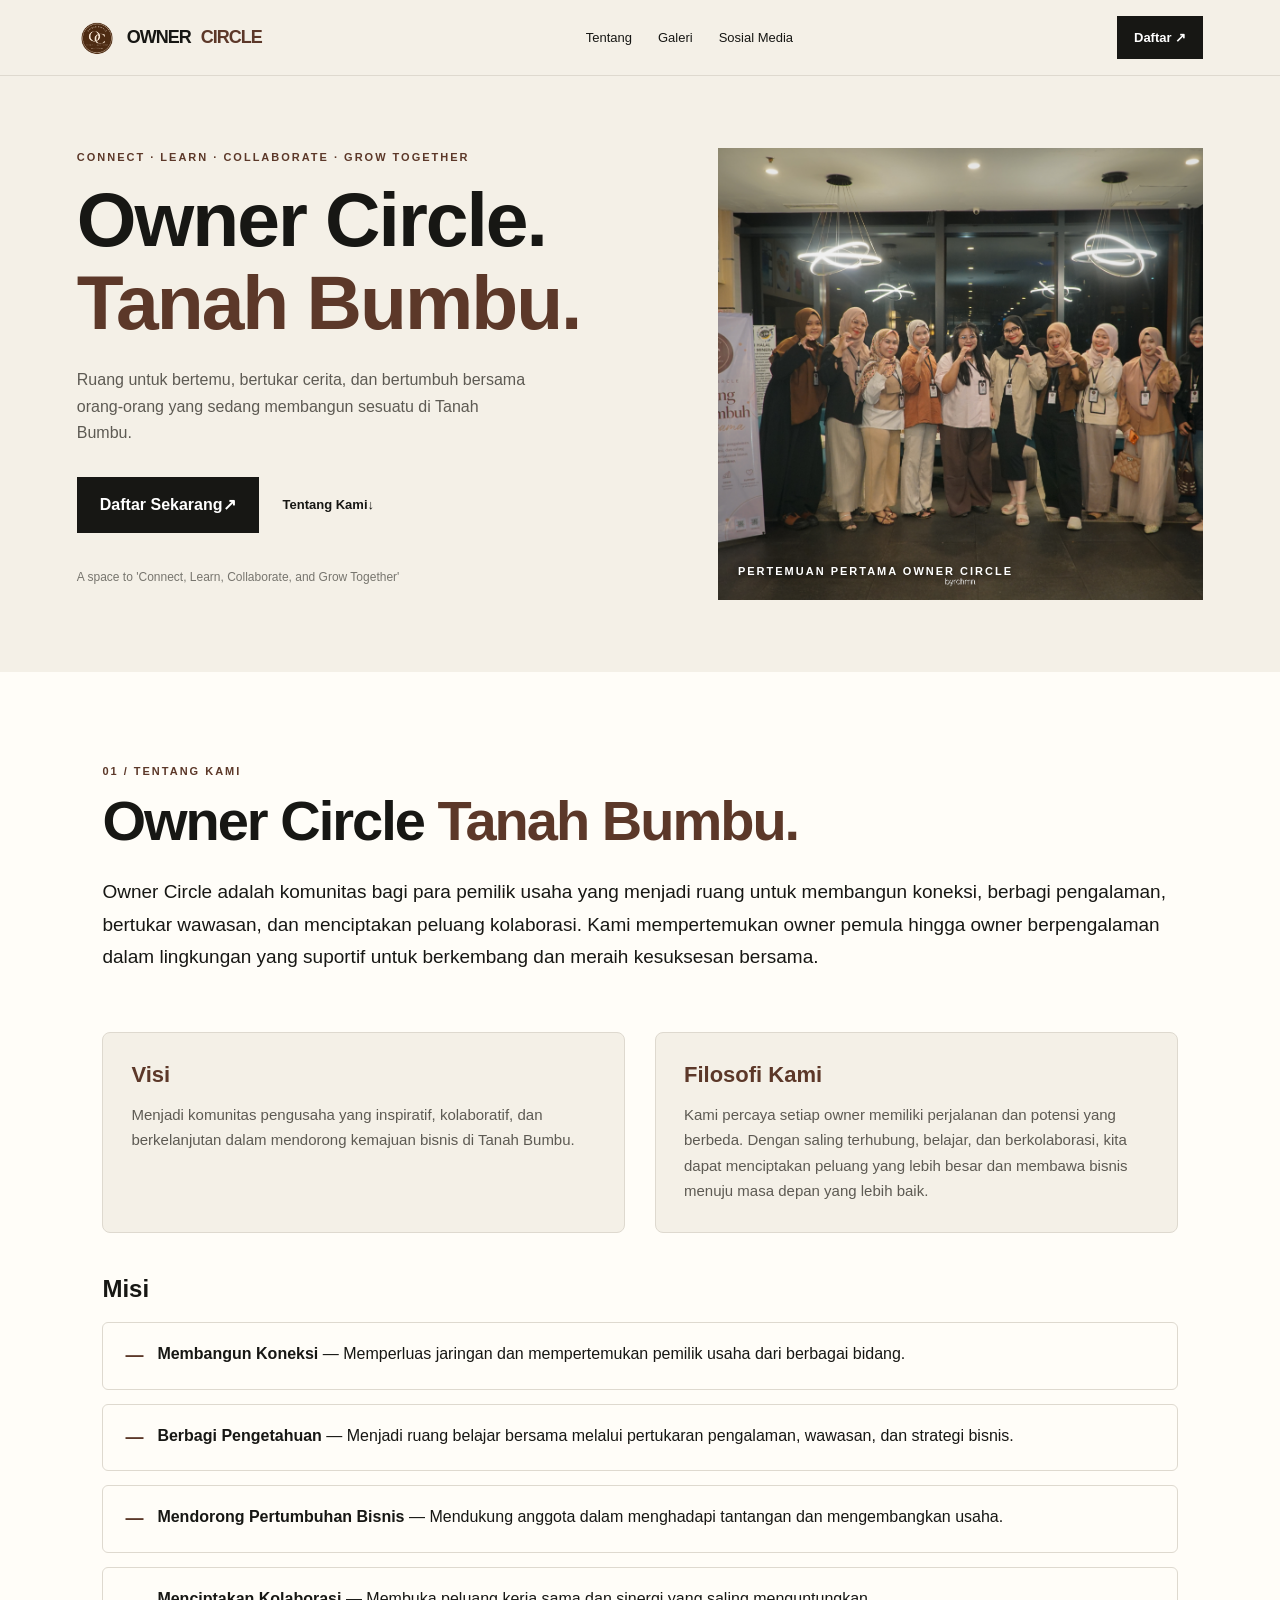
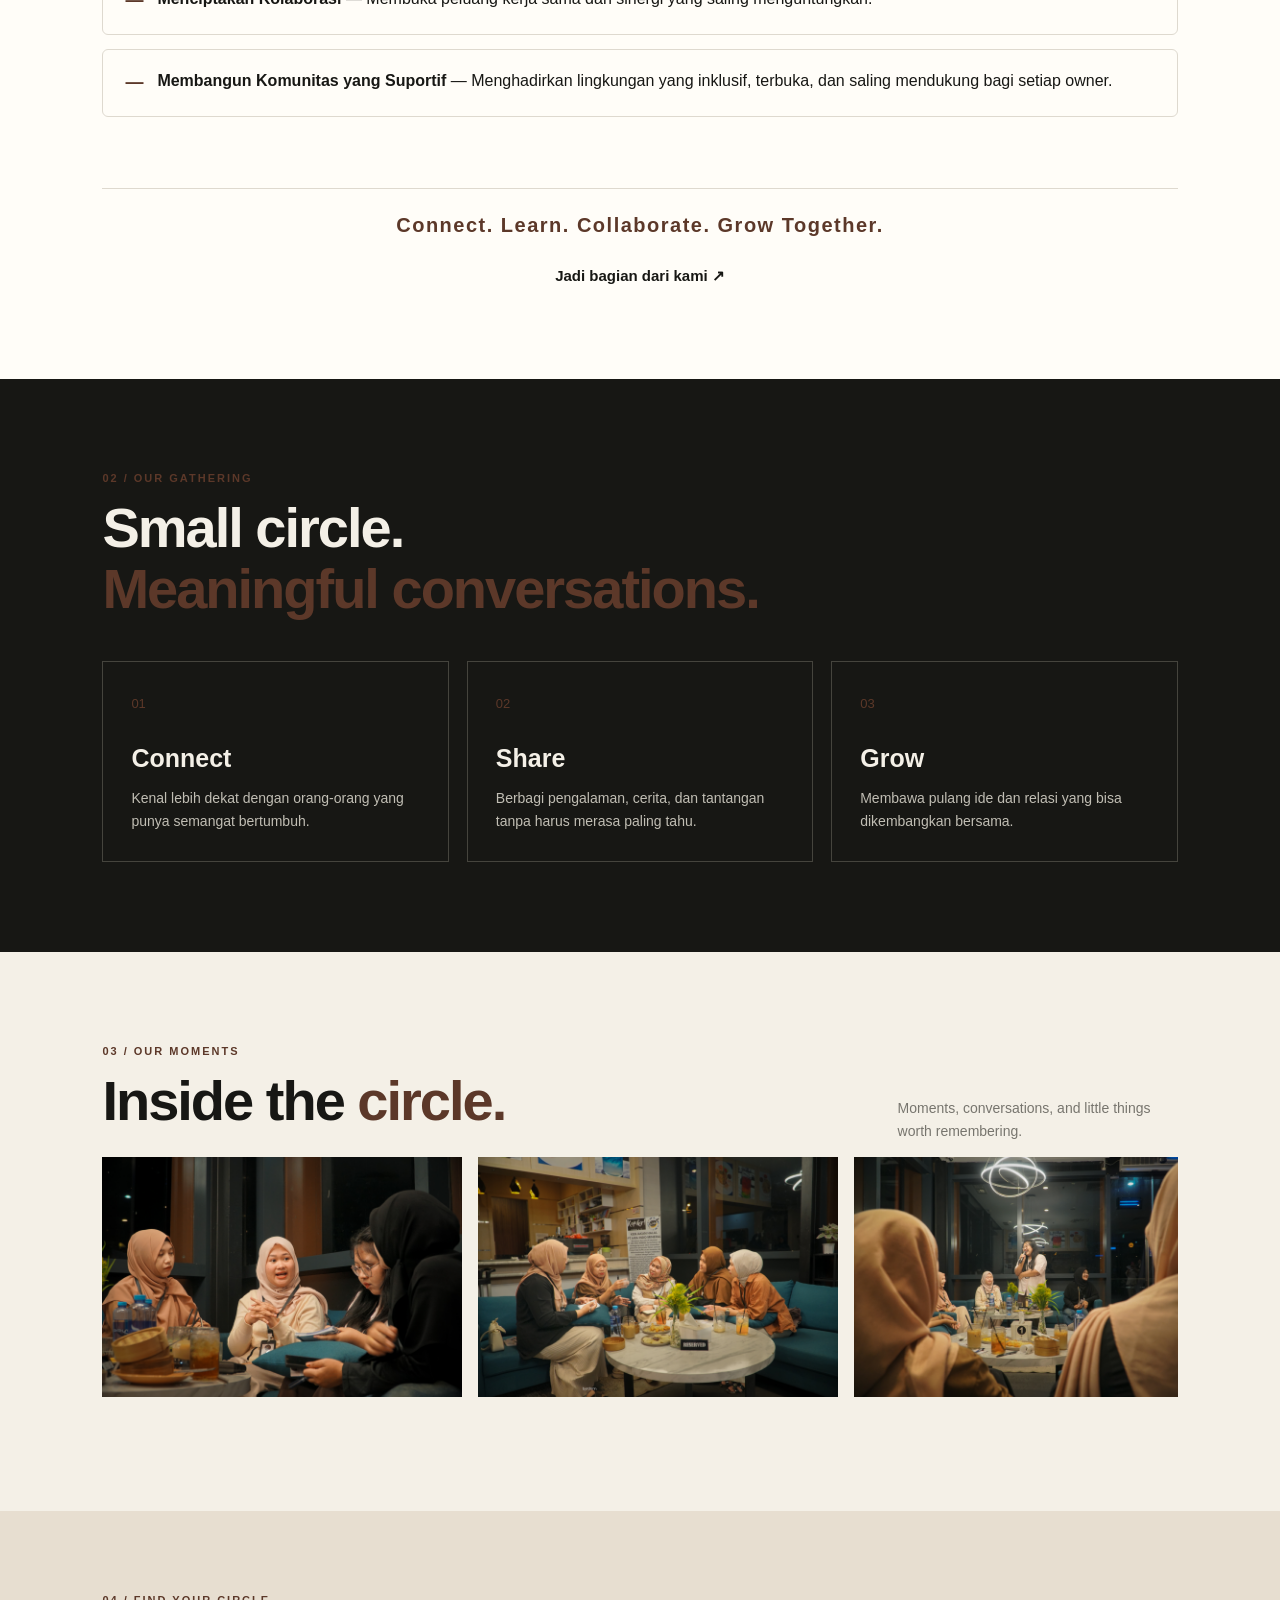
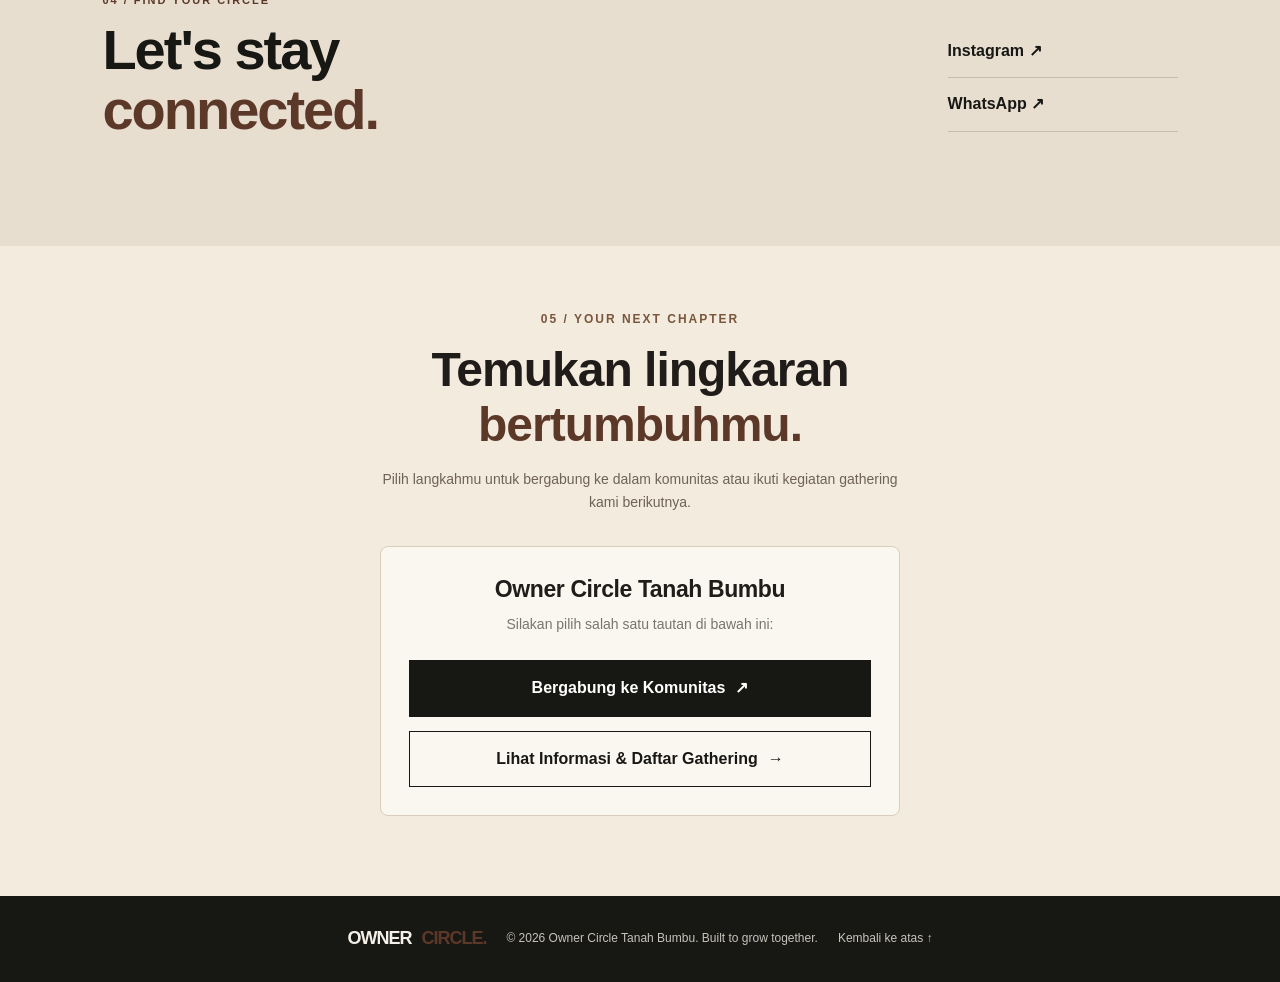
<file: index.html>
<!DOCTYPE html>
<html lang="id">
<head>
  <meta charset="UTF-8">
  <meta name="viewport" content="width=device-width, initial-scale=1.0">
  <meta name="theme-color" content="#171714">
  <title>Owner Circle Tanah Bumbu — Grow Together</title>
  <meta name="description" content="Ruang bertemu, berbagi, dan bertumbuh bersama para pemilik usaha di Tanah Bumbu.">
  <link rel="stylesheet" href="style.css">
</head>
<body>
 <header class="navbar">
    <a class="brand" href="#home">
        <img src="images/LOGO OC.png" alt="Logo Owner Circle" class="brand-logo">
        OWNER<span> CIRCLE</span>
    </a>
    <nav>
      <a href="#about">Tentang</a>
      <a href="#gallery">Galeri</a>
      <a href="#social">Sosial Media</a>
    </nav>
    <button class="button button-small" id="navRegister">Daftar ↗</button>
  </header>

  <main>
    <section class="hero" id="home">
      <div class="hero-content">
        <p class="eyebrow">CONNECT · LEARN · COLLABORATE · GROW TOGETHER</p>
        <h1>Owner Circle.<br><span>Tanah Bumbu.</span></h1>
        <p class="hero-description">
          Ruang untuk bertemu, bertukar cerita, dan bertumbuh
          bersama orang-orang yang sedang membangun sesuatu di Tanah Bumbu.
        </p>
        <div class="hero-actions">
          <button class="button" id="heroRegister">Daftar Sekarang↗</button>
          <a class="text-link" href="#about">Tentang Kami↓</a>
        </div>
        <p class="hero-note">A space to 'Connect, Learn, Collaborate, and Grow Together'</p>
      </div>
      <div class="hero-image">
        <img src="images/DSC09570.jpg" alt="Pertemuan komunitas Owner Circle"
             onerror="this.style.display='none';this.parentElement.classList.add('image-fallback')">
        <span class="image-label">PERTEMUAN PERTAMA OWNER CIRCLE</span>
      </div>
    </section>

    <section class="section about" id="about">
      <p class="eyebrow">01 / TENTANG KAMI</p>
      <h2>Owner Circle <span>Tanah Bumbu.</span></h2>
      <div class="about-grid" style="grid-template-columns: 1fr; gap: 40px;">
        
        <!-- Tentang Kami -->
        <div>
          <p class="large-copy" style="font-size: 19px; line-height: 1.7; color: var(--dark);">
            Owner Circle adalah komunitas bagi para pemilik usaha yang menjadi ruang untuk membangun koneksi, berbagi pengalaman, bertukar wawasan, dan menciptakan peluang kolaborasi. Kami mempertemukan owner pemula hingga owner berpengalaman dalam lingkungan yang suportif untuk berkembang dan meraih kesuksesan bersama.
          </p>
        </div>

        <!-- Visi & Filosofi Grid -->
        <div style="display: grid; grid-template-columns: repeat(auto-fit, minmax(280px, 1fr)); gap: 30px;">
          <div style="background: var(--cream); padding: 28px; border-radius: 8px; border: 1px solid var(--line);">
            <h3 style="color: var(--orange); margin-bottom: 12px; font-size: 22px;">Visi</h3>
            <p style="margin: 0; color: #5d5a53; font-size: 15px; line-height: 1.7;">
              Menjadi komunitas pengusaha yang inspiratif, kolaboratif, dan berkelanjutan dalam mendorong kemajuan bisnis di Tanah Bumbu.
            </p>
          </div>

          <div style="background: var(--cream); padding: 28px; border-radius: 8px; border: 1px solid var(--line);">
            <h3 style="color: var(--orange); margin-bottom: 12px; font-size: 22px;">Filosofi Kami</h3>
            <p style="margin: 0; color: #5d5a53; font-size: 15px; line-height: 1.7;">
              Kami percaya setiap owner memiliki perjalanan dan potensi yang berbeda. Dengan saling terhubung, belajar, dan berkolaborasi, kita dapat menciptakan peluang yang lebih besar dan membawa bisnis menuju masa depan yang lebih baik.
            </p>
          </div>
        </div>

        <!-- Misi -->
        <div>
          <h3 style="color: var(--dark); margin-bottom: 18px; font-size: 24px;">Misi</h3>
          <ul style="list-style: none; padding: 0; display: grid; gap: 14px;">
            <li style="display: flex; gap: 14px; align-items: flex-start; background: #fffdf8; padding: 18px 22px; border-radius: 6px; border: 1px solid var(--line);">
              <span style="color: var(--orange); font-weight: bold; font-size: 18px;">—</span>
              <div><strong>Membangun Koneksi</strong> — Memperluas jaringan dan mempertemukan pemilik usaha dari berbagai bidang.</div>
            </li>
            <li style="display: flex; gap: 14px; align-items: flex-start; background: #fffdf8; padding: 18px 22px; border-radius: 6px; border: 1px solid var(--line);">
              <span style="color: var(--orange); font-weight: bold; font-size: 18px;">—</span>
              <div><strong>Berbagi Pengetahuan</strong> — Menjadi ruang belajar bersama melalui pertukaran pengalaman, wawasan, dan strategi bisnis.</div>
            </li>
            <li style="display: flex; gap: 14px; align-items: flex-start; background: #fffdf8; padding: 18px 22px; border-radius: 6px; border: 1px solid var(--line);">
              <span style="color: var(--orange); font-weight: bold; font-size: 18px;">—</span>
              <div><strong>Mendorong Pertumbuhan Bisnis</strong> — Mendukung anggota dalam menghadapi tantangan dan mengembangkan usaha.</div>
            </li>
            <li style="display: flex; gap: 14px; align-items: flex-start; background: #fffdf8; padding: 18px 22px; border-radius: 6px; border: 1px solid var(--line);">
              <span style="color: var(--orange); font-weight: bold; font-size: 18px;">—</span>
              <div><strong>Menciptakan Kolaborasi</strong> — Membuka peluang kerja sama dan sinergi yang saling menguntungkan.</div>
            </li>
            <li style="display: flex; gap: 14px; align-items: flex-start; background: #fffdf8; padding: 18px 22px; border-radius: 6px; border: 1px solid var(--line);">
              <span style="color: var(--orange); font-weight: bold; font-size: 18px;">—</span>
              <div><strong>Membangun Komunitas yang Suportif</strong> — Menghadirkan lingkungan yang inklusif, terbuka, dan saling mendukung bagi setiap owner.</div>
            </li>
          </ul>
        </div>

        <!-- Closing Tagline -->
        <div style="text-align: center; margin-top: 15px; padding-top: 20px; border-top: 1px solid var(--line);">
          <p style="font-weight: 800; font-size: 20px; letter-spacing: 1.5px; color: var(--orange); margin-bottom: 12px;">
            Connect. Learn. Collaborate. Grow Together.
          </p>
          <a class="text-link" href="#register" style="display: inline-block; font-size: 15px;">Jadi bagian dari kami ↗</a>
        </div>

      </div>
    </section>

    <section class="section event-section">
      <p class="eyebrow">02 / OUR GATHERING</p>
      <h2>Small circle.<br><span>Meaningful conversations.</span></h2>
      <div class="event-grid">
        <article class="event-card">
          <span>01</span><h3>Connect</h3>
          <p>Kenal lebih dekat dengan orang-orang yang punya semangat bertumbuh.</p>
        </article>
        <article class="event-card">
          <span>02</span><h3>Share</h3>
          <p>Berbagi pengalaman, cerita, dan tantangan tanpa harus merasa paling tahu.</p>
        </article>
        <article class="event-card">
          <span>03</span><h3>Grow</h3>
          <p>Membawa pulang ide dan relasi yang bisa dikembangkan bersama.</p>
        </article>
      </div>
    </section>

    <section class="section gallery-section" id="gallery">
      <div class="section-heading">
        <div>
          <p class="eyebrow">03 / OUR MOMENTS</p>
          <h2>Inside the <span>circle.</span></h2>
        </div>
        <p>Moments, conversations, and little things worth remembering.</p>
      </div>
      <div class="gallery-grid">
        <img src="images/DSC09403.jpg" alt="" onerror="this.style.display='none'">
        <img src="images/DSC09396.jpg" alt="" onerror="this.style.display='none'">
        <img src="images/DSC09361.jpg" alt="" onerror="this.style.display='none'">
        <img src="images/DSC09253.jpg" alt="" onerror="this.style.display='none'">     
        <img src="images/DSC09284.jpg" alt="" onerror="this.style.display='none'">   
        <img src="images/DSC09291.jpg" alt="" onerror="this.style.display='none'">   
        <img src="images/DSC09323.jpg" alt="" onerror="this.style.display='none'">   
        <img src="images/DSC09340.jpg" alt="" onerror="this.style.display='none'">    
        <img src="images/DSC09396.jpg" alt="" onerror="this.style.display='none'">   
        <img src="images/DSC09573.jpg" alt="" onerror="this.style.display='none'">   
        <img src="images/DSC09580.jpg" alt="" onerror="this.style.display='none'">   
        <img src="images/DSC09584.jpg" alt="" onerror="this.style.display='none'">   
      </div>
      <p class="hint"></p>
    </section>

    <section class="social-section" id="social">
      <div>
        <p class="eyebrow">04 / FIND YOUR CIRCLE</p>
        <h2>Let's stay<br><span>connected.</span></h2>
      </div>
      <div class="social-links">
        <a href="https://www.instagram.com/ownercircle.tb?utm_source=ig_web_button_share_sheet&psln=ZDNlZDc0MzIxNw==" target="_blank" rel="noopener noreferrer">Instagram ↗</a>
        <a href="https://wa.me/6281219969503" target="_blank" rel="noopener noreferrer">WhatsApp ↗</a>
      </div>
    </section>
  
    <section class="register-section" id="register" style="text-align: center;">
      <p class="eyebrow">05 / YOUR NEXT CHAPTER</p>
      <h2>Temukan lingkaran<br><span>bertumbuhmu.</span></h2>
      <p style="max-width: 520px; margin-left: auto; margin-right: auto; margin-bottom: 32px;">
        Pilih langkahmu untuk bergabung ke dalam komunitas atau ikuti kegiatan gathering kami berikutnya.
      </p>

      <div class="form-card" style="max-width: 520px; margin-left: auto; margin-right: auto; text-align: center;">
        <h3 style="margin-bottom: 8px;">Owner Circle Tanah Bumbu</h3>
        <p style="margin-bottom: 24px; color: #77756e;">Silakan pilih salah satu tautan di bawah ini:</p>

        <div style="display: flex; flex-direction: column; gap: 14px; align-items: center;">
          <a
            class="button"
            href="https://chat.whatsapp.com/DQ5it9zrFn4D2OFHFD7KEG?s=sh&p=i&mlu=4&ilr=4"
            target="_blank"
            rel="noopener noreferrer"
            style="width: 100%; justify-content: center;"
          >
            <span>Bergabung ke Komunitas</span>
            <span aria-hidden="true">↗</span>
          </a>

          <a
            class="button"
            href="gathering.html"
            style="width: 100%; justify-content: center; background: transparent; color: var(--dark); border-color: var(--dark);"
          >
            <span>Lihat Informasi & Daftar Gathering</span>
            <span aria-hidden="true">→</span>
          </a>
        </div>
      </div>
    </section>
  </main>

  <footer>
    <a class="brand" href="#home">OWNER<span>CIRCLE.</span></a>
    <p>© <span id="year"></span> Owner Circle Tanah Bumbu. Built to grow together.</p>
    <a href="#home">Kembali ke atas ↑</a>
  </footer>

<script src="script.js"></script>
</body>
</html>
</file>
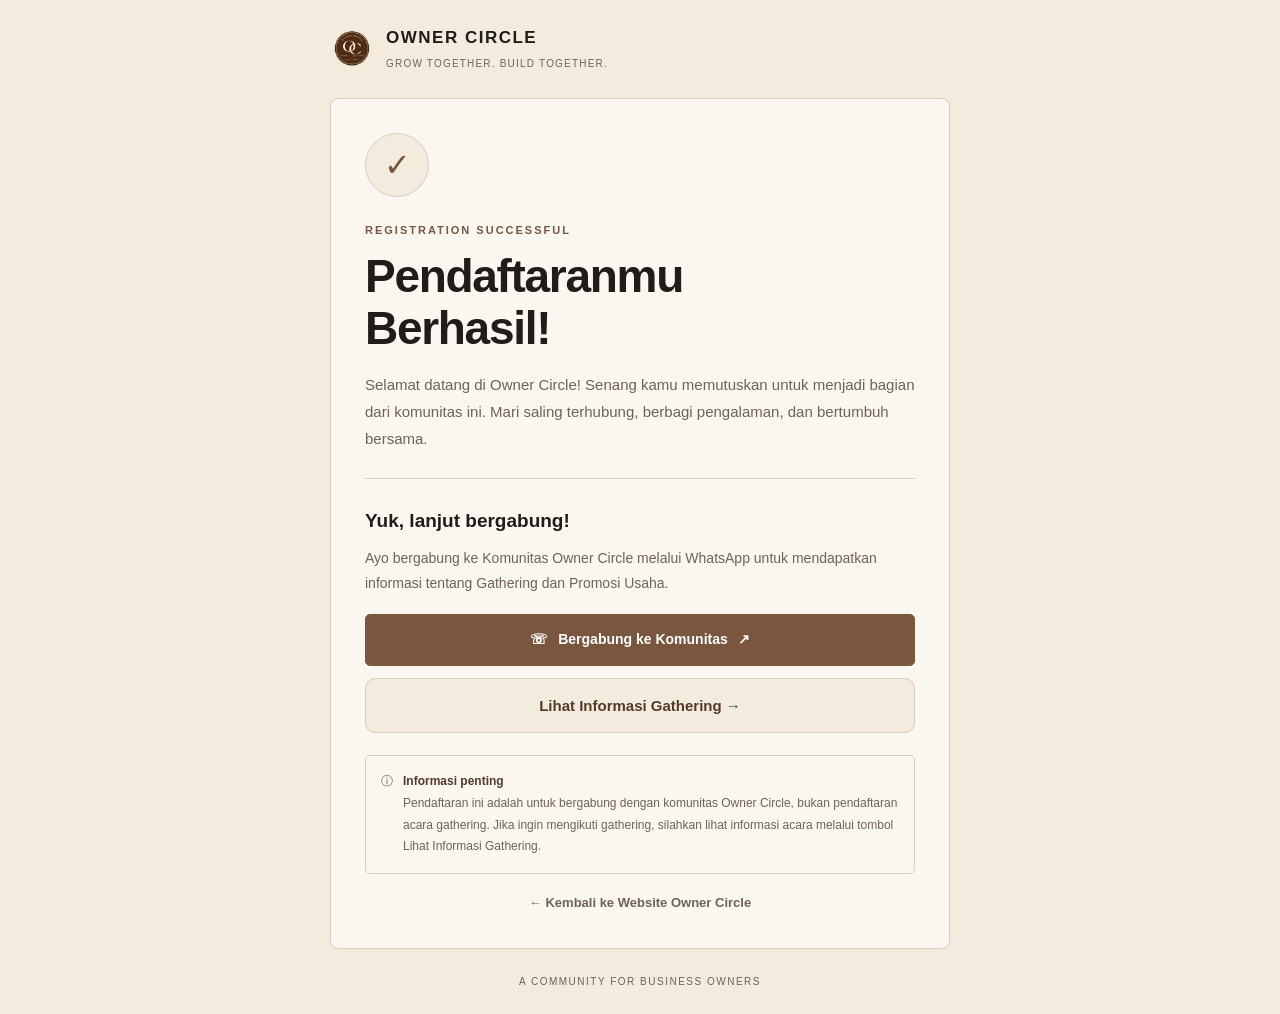
<file: berhasil.html>
<!DOCTYPE html>
<html lang="id">
<head>
  <meta charset="UTF-8">
  <meta name="viewport" content="width=device-width, initial-scale=1.0">
  <meta name="theme-color" content="#F3EBDD">

  <title>Pendaftaran Berhasil — Owner Circle</title>

  <style>
    :root {
      --cream: #F3EBDD;
      --light: #FAF7F0;
      --brown: #79563D;
      --dark-brown: #543A2A;
      --black: #201C19;
      --muted: #6F6256;
      --border: #D9CDBB;
    }

    * {
      box-sizing: border-box;
    }

    body {
      margin: 0;
      min-height: 100vh;
      padding: 24px;
      display: flex;
      align-items: center;
      justify-content: center;
      background: var(--cream);
      color: var(--black);
      font-family: Arial, Helvetica, sans-serif;
      line-height: 1.7;
    }

    .page {
      width: 100%;
      max-width: 620px;
      margin: auto;
    }

    .brand {
      display: flex;
      align-items: center;
      gap: 12px;
      margin-bottom: 26px;
    }

    .brand-logo {
      display: block;
      width: 44px;
      height: 44px;
      min-width: 44px;
      object-fit: contain;
      flex-shrink: 0;
    }

    .brand-name {
      font-size: 17px;
      font-weight: 800;
      letter-spacing: 1.5px;
    }

    .brand-subtitle {
      margin-top: 2px;
      color: var(--muted);
      font-size: 10px;
      letter-spacing: 1.2px;
    }

    .card {
      padding: 34px;
      border: 1px solid var(--border);
      border-radius: 8px;
      background: var(--light);
    }

    .success-icon {
      width: 64px;
      height: 64px;
      display: grid;
      place-items: center;
      margin-bottom: 24px;
      border: 1px solid var(--border);
      border-radius: 50%;
      background: var(--cream);
      color: var(--brown);
      font-size: 32px;
    }

    .eyebrow {
      margin-bottom: 10px;
      color: var(--brown);
      font-size: 11px;
      font-weight: 700;
      letter-spacing: 2px;
      text-transform: uppercase;
    }

    h1 {
      margin: 0 0 16px;
      font-size: clamp(32px, 7vw, 46px);
      line-height: 1.15;
      letter-spacing: -1.3px;
    }

    .intro {
      margin: 0;
      color: var(--muted);
      font-size: 15px;
      line-height: 1.8;
    }

    .divider {
      height: 1px;
      margin: 26px 0;
      background: var(--border);
    }

    .next-title {
      margin: 0 0 8px;
      font-size: 19px;
    }

    .next-desc {
      margin: 0 0 18px;
      color: var(--muted);
      font-size: 14px;
      line-height: 1.8;
    }

    .actions {
      display: flex;
      flex-direction: column;
      gap: 12px;
    }

    .button {
      display: flex;
      align-items: center;
      justify-content: center;
      gap: 10px;
      width: 100%;
      min-height: 50px;
      padding: 13px 18px;
      border: 1px solid var(--brown);
      border-radius: 5px;
      font-size: 14px;
      font-weight: 700;
      text-align: center;
      text-decoration: none;
      transition: background 0.2s, color 0.2s;
    }

    .button-primary {
      background: var(--brown);
      color: #FFFFFF;
    }

    .button-primary:hover {
      background: var(--dark-brown);
    }

  
.button-secondary {
  display: inline-flex;
  align-items: center;
  justify-content: center;
  gap: 8px;
  padding: 14px 24px;
  background-color: #F3EBDD;
  color: #543A2A;
  border: 1px solid #D9CDBB;
  border-radius: 10px;
  font-size: 15px;
  font-weight: 600;
  text-decoration: none;
  transition: background-color 0.2s ease,
              border-color 0.2s ease;
}

.button-secondary:hover {
  background-color: #E8DCC9;
  border-color: #79563D;
}


    .button-secondary:hover {
      background: var(--cream);
    }

    .notice {
      display: flex;
      align-items: flex-start;
      gap: 10px;
      margin-top: 22px;
      padding: 15px;
      border: 1px solid var(--border);
      border-radius: 5px;
      color: var(--muted);
      font-size: 12px;
      line-height: 1.8;
    }

    .notice strong {
      color: var(--dark-brown);
    }

    .home-button {
      display: block;
      margin-top: 18px;
      color: var(--muted);
      font-size: 13px;
      font-weight: 600;
      text-align: center;
      text-decoration: none;
    }

    .home-button:hover {
      color: var(--dark-brown);
    }

    footer {
      margin-top: 24px;
      color: var(--muted);
      font-size: 10px;
      letter-spacing: 1.5px;
      text-align: center;
    }

    @media (max-width: 480px) {
      body {
        padding: 22px 16px;
      }

      .card {
        padding: 25px 21px;
      }

      .brand {
        margin-bottom: 22px;
      }
    }
  </style>
</head>

<body>
  <main class="page">

    <header class="brand">
      <img
        src="images/LOGO OC.png"
        alt="Logo Owner Circle"
        class="brand-logo"
      >

      <div>
        <div class="brand-name">OWNER CIRCLE</div>
        <div class="brand-subtitle">
          GROW TOGETHER. BUILD TOGETHER.
        </div>
      </div>
    </header>

    <section class="card">
      <div class="success-icon" aria-hidden="true">✓</div>

      <div class="eyebrow">Registration Successful</div>

      <h1>Pendaftaranmu<br>Berhasil!</h1>

      <p class="intro">
        Selamat datang di Owner Circle!
        Senang kamu memutuskan untuk menjadi bagian dari komunitas ini.
        Mari saling terhubung, berbagi pengalaman, dan bertumbuh bersama.
      </p>

      <div class="divider"></div>

      <h2 class="next-title">Yuk, lanjut bergabung!</h2>

      <p class="next-desc">
        Ayo bergabung ke Komunitas Owner Circle melalui WhatsApp untuk mendapatkan informasi
        tentang Gathering dan Promosi Usaha.
      </p>

      <div class="actions">
        <a
          class="button button-primary"
          href="https://chat.whatsapp.com/DQ5it9zrFn4D2OFHFD7KEG?s=sh&p=i&mlu=4&ilr=4"
          target="_blank"
          rel="noopener noreferrer"
        >
          <span aria-hidden="true">☏</span>
          Bergabung ke Komunitas
          <span aria-hidden="true">↗</span>
        </a>

   
<a href="gathering.html" class="button button-secondary">
  Lihat Informasi Gathering →
</a>
</div>


      <div class="notice">
        <span aria-hidden="true">ⓘ</span>
        <span>
          <strong>Informasi penting</strong><br>
          Pendaftaran ini adalah untuk bergabung dengan komunitas
          Owner Circle, bukan pendaftaran acara gathering.
          Jika ingin mengikuti gathering, silahkan lihat informasi acara
          melalui tombol Lihat Informasi Gathering.
        </span>
      </div>

      <a class="home-button" href="index.html">
        ← Kembali ke Website Owner Circle
      </a>
    </section>

    <footer>
      A COMMUNITY FOR BUSINESS OWNERS
    </footer>

  </main>
</body>
</html>
</file>
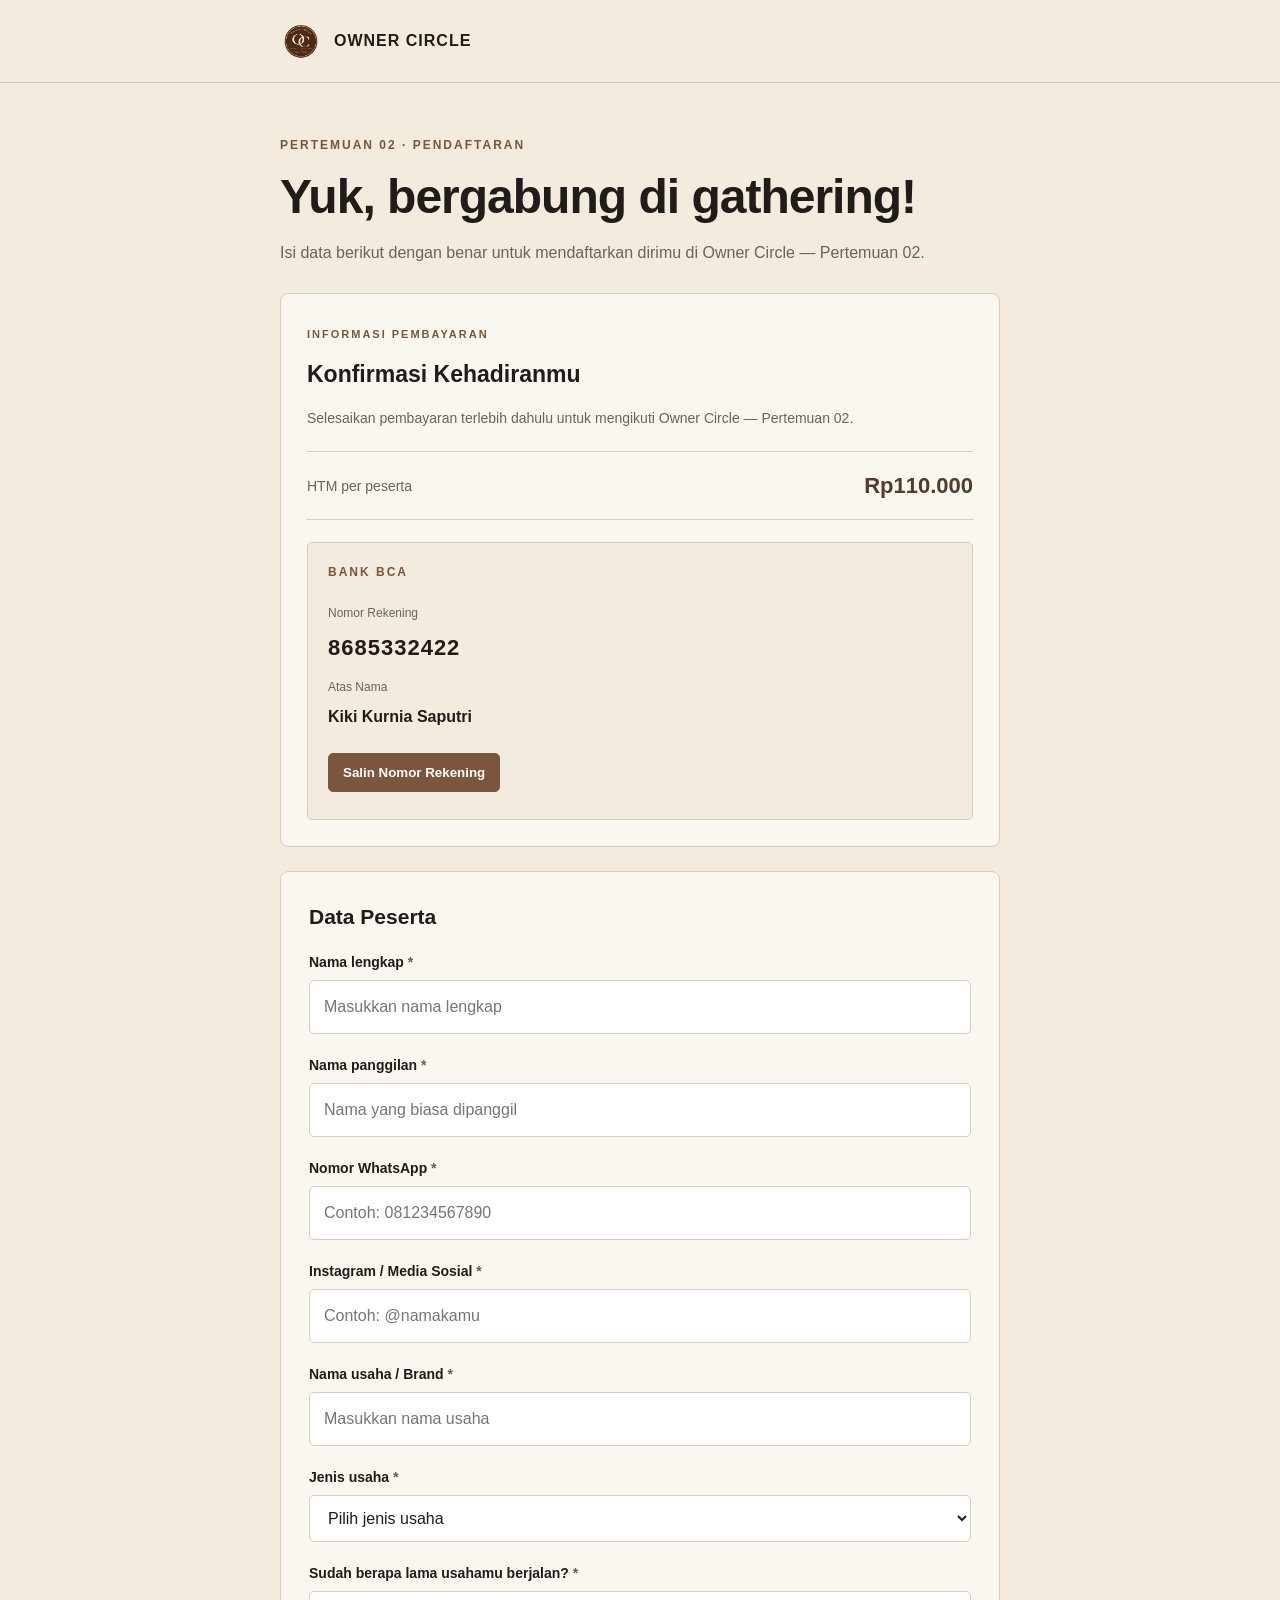
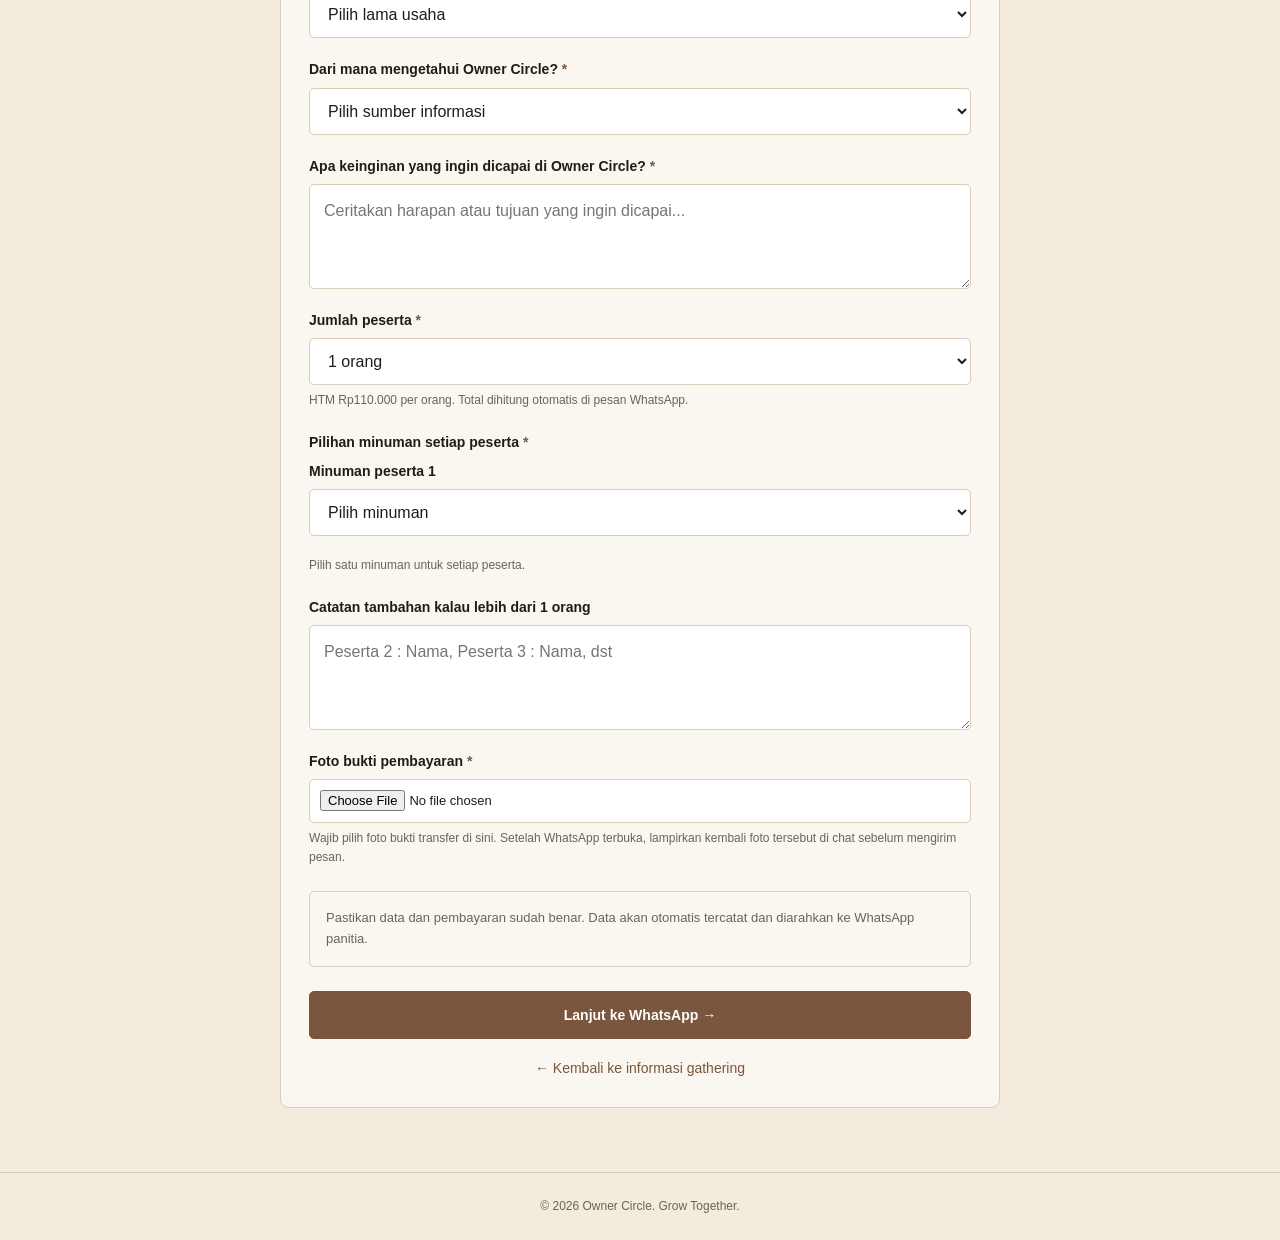
<file: daftar-gathering.html>
<!DOCTYPE html>
<html lang="id">
<head>
  <meta charset="UTF-8">
  <meta name="viewport" content="width=device-width, initial-scale=1.0">
  <title>Daftar Gathering — Owner Circle</title>
  
  <style>
    :root {
      --cream: #F3EBDD;
      --light: #FAF7F0;
      --brown: #79563D;
      --dark-brown: #543A2A;
      --black: #201C19;
      --muted: #6F6256;
      --border: #D9CDBB;
    }

    * {
      box-sizing: border-box;
    }

    body {
      margin: 0;
      background: var(--cream);
      color: var(--black);
      font-family: Arial, Helvetica, sans-serif;
      line-height: 1.6;
    }

    .container {
      width: min(100% - 36px, 720px);
      margin: 0 auto;
    }

    header {
      padding: 20px 0;
      border-bottom: 1px solid var(--border);
    }

    .brand {
      display: flex;
      align-items: center;
      gap: 12px;
      color: var(--black);
      text-decoration: none;
      font-weight: 700;
      letter-spacing: 1px;
    }

    .brand img {
      width: 42px;
      height: 42px;
      object-fit: contain;
    }

    main {
      padding: 48px 0 64px;
    }

    .eyebrow {
      color: var(--brown);
      font-size: 12px;
      font-weight: 700;
      letter-spacing: 2px;
      text-transform: uppercase;
    }

    h1 {
      margin: 12px 0;
      font-size: clamp(32px, 6vw, 48px);
      line-height: 1.15;
      letter-spacing: -1px;
    }

    .intro {
      margin-bottom: 28px;
      color: var(--muted);
    }

    .form-card {
      padding: 28px;
      background: var(--light);
      border: 1px solid var(--border);
      border-radius: 8px;
    }

    .form-card h2 {
      margin-top: 0;
      font-size: 21px;
    }

    .field {
      margin-bottom: 20px;
    }

    label {
      display: block;
      margin-bottom: 7px;
      font-size: 14px;
      font-weight: 700;
    }

    input,
    select,
    textarea {
      display: block;
      width: 100%;
      padding: 13px 14px;
      border: 1px solid var(--border);
      border-radius: 5px;
      background: #FFFFFF;
      color: var(--black);
      font: inherit;
    }

    input:focus,
    select:focus,
    textarea:focus {
      outline: 2px solid var(--brown);
      outline-offset: 2px;
    }

    input[type="file"] {
      padding: 10px;
      font-size: 13px;
    }

    textarea {
      min-height: 100px;
      resize: vertical;
    }

    .hint {
      margin: 6px 0 0;
      color: var(--muted);
      font-size: 12px;
    }

    .required {
      color: var(--brown);
    }

    .notice {
      margin: 24px 0;
      padding: 16px;
      border: 1px solid var(--border);
      border-radius: 5px;
      color: var(--muted);
      font-size: 13px;
    }

    .button {
      display: inline-block;
      width: 100%;
      padding: 15px 20px;
      border: 1px solid var(--brown);
      border-radius: 5px;
      background: var(--brown);
      color: #FFFFFF;
      font-size: 14px;
      font-weight: 700;
      text-align: center;
      cursor: pointer;
    }

    .button:hover {
      background: var(--dark-brown);
    }

    .status {
      margin: 12px 0;
      color: var(--dark-brown);
      font-size: 13px;
      font-weight: bold;
    }

    .back-link {
      display: block;
      margin-top: 18px;
      color: var(--brown);
      font-size: 14px;
      text-align: center;
      text-decoration: none;
    }

    footer {
      padding: 24px 18px;
      border-top: 1px solid var(--border);
      color: var(--muted);
      font-size: 12px;
      text-align: center;
    }

    @media (max-width: 480px) {
      .form-card {
        padding: 20px;
      }
    }

    .payment-card {
      margin-bottom: 24px;
      padding: 26px;
      background: #FAF7F0;
      border: 1px solid #D9CDBB;
      border-radius: 8px;
    }

    .payment-label {
      color: #79563D;
      font-size: 11px;
      font-weight: 700;
      letter-spacing: 2px;
    }

    .payment-card h2 {
      margin: 10px 0;
      font-size: 23px;
    }

    .payment-description {
      color: #6F6256;
      font-size: 14px;
    }

    .payment-amount {
      display: flex;
      align-items: center;
      justify-content: space-between;
      gap: 12px;
      margin: 22px 0;
      padding: 16px 0;
      border-top: 1px solid #D9CDBB;
      border-bottom: 1px solid #D9CDBB;
    }

    .payment-amount span {
      color: #6F6256;
      font-size: 14px;
    }

    .payment-amount strong {
      color: #543A2A;
      font-size: 22px;
    }

    .bank-box {
      display: flex;
      flex-direction: column;
      align-items: flex-start;
      gap: 7px;
      padding: 20px;
      background: #F3EBDD;
      border: 1px solid #D9CDBB;
      border-radius: 5px;
    }

    .bank-name {
      margin-bottom: 8px;
      color: #79563D;
      font-size: 12px;
      font-weight: 700;
      letter-spacing: 2px;
    }

    .account-label {
      margin-top: 6px;
      color: #6F6256;
      font-size: 12px;
    }

    #accountNumber {
      font-size: 22px;
      letter-spacing: 1px;
    }

    .copy-button {
      margin-top: 16px;
      padding: 11px 14px;
      border: 1px solid #79563D;
      border-radius: 5px;
      background: #79563D;
      color: #FFFFFF;
      font-weight: 700;
      cursor: pointer;
    }

    .copy-button:hover {
      background: #543A2A;
    }

    .copy-message {
      margin: 0;
      color: #543A2A;
      font-size: 12px;
    }

    .payment-note {
      margin-bottom: 0;
      color: #6F6256;
      font-size: 12px;
    }
  </style>
</head>

<body>
  <header>
    <div class="container">
      <a href="index.html" class="brand">
        <img src="images/LOGO OC.png" alt="Logo Owner Circle">
        <span>OWNER CIRCLE</span>
      </a>
    </div>
  </header>

  <main class="container">
    <span class="eyebrow">Pertemuan 02 · Pendaftaran</span>

    <h1>Yuk, bergabung di gathering!</h1>

    <p class="intro">
      Isi data berikut dengan benar untuk mendaftarkan dirimu di
      Owner Circle — Pertemuan 02.
    </p>
    
    <section class="payment-card">
      <span class="payment-label">INFORMASI PEMBAYARAN</span>
      <h2>Konfirmasi Kehadiranmu</h2>
      <p class="payment-description">
        Selesaikan pembayaran terlebih dahulu untuk mengikuti
        Owner Circle — Pertemuan 02.
      </p>

      <div class="payment-amount">
        <span>HTM per peserta</span>
        <strong>Rp110.000</strong>
      </div>

      <div class="bank-box">
        <span class="bank-name">BANK BCA</span>
        <span class="account-label">Nomor Rekening</span>
        <strong id="accountNumber">8685332422</strong>

        <span class="account-label">Atas Nama</span>
        <strong>Kiki Kurnia Saputri</strong>

        <button
          type="button"
          class="copy-button"
          onclick="salinRekening()"
        >
          Salin Nomor Rekening
        </button>
        <p id="copyMessage" class="copy-message" aria-live="polite"></p>
      </div>
    </section>

    <section class="form-card">
      <h2>Data Peserta</h2>

      <form id="gatheringForm" onsubmit="kirimPendaftaran(event)">

        <div class="field">
          <label for="nama">Nama lengkap <span class="required">*</span></label>
          <input type="text" id="nama" name="nama"
            placeholder="Masukkan nama lengkap" autocomplete="name" required>
        </div>

        <div class="field">
          <label for="nickname">Nama panggilan <span class="required">*</span></label>
          <input type="text" id="nickname" name="nickname"
            placeholder="Nama yang biasa dipanggil" required>
        </div>

        <div class="field">
          <label for="whatsapp">Nomor WhatsApp <span class="required">*</span></label>
          <input type="tel" id="whatsapp" name="whatsapp"
            placeholder="Contoh: 081234567890" autocomplete="tel" required>
        </div>

        <div class="field">
          <label for="socialMedia">Instagram / Media Sosial <span class="required">*</span></label>
          <input type="text" id="socialMedia" name="socialMedia"
            placeholder="Contoh: @namakamu" required>
        </div>

        <div class="field">
          <label for="usaha">Nama usaha / Brand <span class="required">*</span></label>
          <input type="text" id="usaha" name="usaha"
            placeholder="Masukkan nama usaha" required>
        </div>

        <div class="field">
          <label for="jenis">Jenis usaha <span class="required">*</span></label>
          <select id="jenis" name="jenis" required>
            <option value="">Pilih jenis usaha</option>
            <option value="Kuliner/F&B">Kuliner / F&amp;B</option>
            <option value="Fashion/Pakaian">Fashion / Pakaian</option>
            <option value="Kecantikan/Skincare">Kecantikan / Skincare</option>
            <option value="Jasa/Kreatif">Jasa / Kreatif</option>
            <option value="Retail/Perdagangan">Retail / Perdagangan</option>
            <option value="Digital/Teknologi">Digital / Teknologi</option>
            <option value="Lainnya">Lainnya</option>
          </select>
        </div>

        <div class="field">
          <label for="businessDuration">Sudah berapa lama usahamu berjalan? <span class="required">*</span></label>
          <select id="businessDuration" name="businessDuration" required>
            <option value="" disabled selected>Pilih lama usaha</option>
            <option value="6 bulan - 1 tahun">6 bulan – 1 tahun</option>
            <option value="1 - 3 tahun">1 – 3 tahun</option>
            <option value="3 - 5 tahun">3 – 5 tahun</option>
            <option value="Lebih dari 5 tahun">Lebih dari 5 tahun</option>
          </select>
        </div>

        <div class="field">
          <label for="discoverySource">Dari mana mengetahui Owner Circle? <span class="required">*</span></label>
          <select id="discoverySource" name="discoverySource" required>
            <option value="" disabled selected>Pilih sumber informasi</option>
            <option value="Instagram">Instagram</option>
            <option value="WhatsApp">WhatsApp</option>
            <option value="Teman / Kenalan">Teman / Kenalan</option>
            <option value="Lainnya">Lainnya</option>
          </select>
        </div>

        <div class="field" id="otherSourceGroup" hidden>
          <label for="otherSource">Sebutkan sumber informasi lainnya <span class="required">*</span></label>
          <input type="text" id="otherSource" name="otherSource" placeholder="Tuliskan dari mana kamu mengetahui Owner Circle" disabled>
        </div>

        <div class="field">
          <label for="reason">Apa keinginan yang ingin dicapai di Owner Circle? <span class="required">*</span></label>
          <textarea id="reason" name="reason" rows="3"
            placeholder="Ceritakan harapan atau tujuan yang ingin dicapai..." required></textarea>
        </div>

        <div class="field">
          <label for="jumlah">Jumlah peserta <span class="required">*</span></label>
          <select id="jumlah" name="jumlah" required>
            <option value="1">1 orang</option>
            <option value="2">2 orang</option>
            <option value="3">3 orang</option>
            <option value="4">4 orang</option>
            <option value="5">5 orang</option>
          </select>
          <p class="hint">HTM Rp110.000 per orang. Total dihitung otomatis di pesan WhatsApp.</p>
        </div>

        <div class="field">
          <label>Pilihan minuman setiap peserta <span class="required">*</span></label>
          <div id="drinkChoices"></div>
          <p class="hint">Pilih satu minuman untuk setiap peserta.</p>
        </div>

        <div class="field">
          <label for="catatan">Catatan tambahan kalau lebih dari 1 orang</label>
          <textarea id="catatan" name="catatan" rows="3"
            placeholder="Peserta 2 : Nama, Peserta 3 : Nama, dst"></textarea>
        </div>

        <div class="field">
          <label for="bukti">Foto bukti pembayaran <span class="required">*</span></label>
          <input type="file" id="bukti" name="bukti"
            accept="image/*" required>
          <p class="hint">
            Wajib pilih foto bukti transfer di sini. Setelah WhatsApp terbuka,
            lampirkan kembali foto tersebut di chat sebelum mengirim pesan.
          </p>
        </div>

        <div class="notice">
          Pastikan data dan pembayaran sudah benar. Data akan otomatis tercatat dan diarahkan ke WhatsApp panitia.
        </div>

        <div id="formStatus" class="status" aria-live="polite"></div>

        <button type="submit" id="submitBtn" class="button">
          Lanjut ke WhatsApp →
        </button>
      </form>

      <a href="gathering.html" class="back-link">
        ← Kembali ke informasi gathering
      </a>
    </section>
  </main>

  <footer>
    © 2026 Owner Circle. Grow Together.
  </footer>

<script>
  const SUBMISSION_ENDPOINT = "https://script.google.com/macros/s/AKfycbz8XIUekABxlRtjvS2QgHqHhor9sNvFjDgICsn8X3fOkI8sJB3XRUqY1Reof_jRjz89MA/exec";

  async function salinRekening() {
    const nomor = document.getElementById("accountNumber").textContent.trim();
    const pesan = document.getElementById("copyMessage");

    try {
      await navigator.clipboard.writeText(nomor);
      pesan.textContent = "Nomor rekening berhasil disalin!";
    } catch (error) {
      pesan.textContent = "Silakan salin nomor rekening secara manual: " + nomor;
    }
  }

  const sourceSelect = document.getElementById("discoverySource");
  const otherSourceGroup = document.getElementById("otherSourceGroup");
  const otherSourceInput = document.getElementById("otherSource");

  function toggleOtherSource() {
    const showOther = sourceSelect?.value === "Lainnya";
    if (otherSourceGroup) {
      otherSourceGroup.hidden = !showOther;
    }
    if (otherSourceInput) {
      otherSourceInput.disabled = !showOther;
      otherSourceInput.required = showOther;
      if (!showOther) {
        otherSourceInput.value = "";
      }
    }
  }
  sourceSelect?.addEventListener("change", toggleOtherSource);
  toggleOtherSource();

  const daftarMinuman = [
    "Jus alpukat",
    "Matcha coklat",
    "Lychee tea",
    "Lemon tea",
    "Ice mocha",
    "Kopi susu gula aren",
    "Ice cream latte",
    "Ice matcha coffee latte",
    "Ice latte"
  ];

  const jumlahSelect = document.getElementById("jumlah");
  const drinkChoices = document.getElementById("drinkChoices");

  function buatPilihanMinuman() {
    const jumlah = Number(jumlahSelect.value);
    drinkChoices.innerHTML = "";

    for (let i = 1; i <= jumlah; i++) {
      const field = document.createElement("div");
      field.className = "field";

      const label = document.createElement("label");
      label.textContent = "Minuman peserta " + i;
      label.htmlFor = "minuman" + i;

      const select = document.createElement("select");
      select.id = "minuman" + i;
      select.name = "minuman" + i;
      select.required = true;

      const awal = document.createElement("option");
      awal.value = "";
      awal.textContent = "Pilih minuman";
      select.appendChild(awal);

      daftarMinuman.forEach(function(minuman) {
        const option = document.createElement("option");
        option.value = minuman;
        option.textContent = minuman;
        select.appendChild(option);
      });

      field.appendChild(label);
      field.appendChild(select);
      drinkChoices.appendChild(field);
    }
  }

  jumlahSelect.addEventListener("change", buatPilihanMinuman);
  buatPilihanMinuman();

  async function kirimPendaftaran(event) {
    event.preventDefault();

    const nama = document.getElementById("nama").value.trim();
    const nickname = document.getElementById("nickname").value.trim();
    const whatsapp = document.getElementById("whatsapp").value.trim();
    const socialMedia = document.getElementById("socialMedia").value.trim();
    const usaha = document.getElementById("usaha").value.trim();
    const jenis = document.getElementById("jenis").value;
    const businessDuration = document.getElementById("businessDuration").value;
    
    const discoverySource = document.getElementById("discoverySource").value;
    const otherSource = document.getElementById("otherSource").value.trim();
    const sourceFinal = discoverySource === "Lainnya" && otherSource ? "Lainnya: " + otherSource : discoverySource;

    const reason = document.getElementById("reason").value.trim();
    const jumlah = Number(document.getElementById("jumlah").value);
    const buktiInput = document.getElementById("bukti");
    const catatan = document.getElementById("catatan").value.trim();

    const pilihanMinumanArray = [];
    for (let i = 1; i <= jumlah; i++) {
      const pilihan = document.getElementById("minuman" + i).value;
      if (!pilihan) {
        alert("Silakan pilih minuman untuk peserta " + i + ".");
        return;
      }
      pilihanMinumanArray.push("Peserta " + i + ": " + pilihan);
    }

    let catatanFinal = catatan || "-";

    if (!nama || !nickname || !whatsapp || !socialMedia || !usaha || !jenis || !businessDuration || !discoverySource || !reason || !jumlah || !buktiInput.files.length) {
      alert("Mohon lengkapi semua data dan pilih foto bukti pembayaran.");
      return;
    }

    const bukti = buktiInput.files[0];
    const total = jumlah * 110000;

    const submitBtn = document.getElementById("submitBtn");
    const statusDiv = document.getElementById("formStatus");

    submitBtn.disabled = true;
    submitBtn.textContent = "Menyimpan data...";
    statusDiv.textContent = "Sedang mengirim data ke spreadsheet...";

    const fields = {
      nama_lengkap: nama,
      nama_panggilan: nickname,
      whatsapp: whatsapp,
      sosial_media: socialMedia,
      nama_usaha: usaha,
      jenis_usaha: jenis,
      lama_usaha: businessDuration,
      sumber_informasi: sourceFinal,
      keinginan_dicapai: reason,
      jumlah_peserta: jumlah + " orang (Total: Rp" + total.toLocaleString("id-ID") + ")",
      pilihan_minuman: pilihanMinumanArray.join(", "),
      catatan: catatanFinal,
      nama_file_bukti: bukti.name
    };

    try {
      const response = await fetch(SUBMISSION_ENDPOINT, {
        method: "POST",
        headers: {
          "Content-Type": "text/plain;charset=utf-8"
        },
        body: JSON.stringify({ fields: fields })
      });

      const result = await response.json().catch(() => null);

      if (!response.ok || result?.success === false) {
        throw new Error(result?.error || "Gagal menyimpan ke spreadsheet.");
      }

      statusDiv.textContent = "Data berhasil disimpan! Membuka WhatsApp...";

    } catch (error) {
      console.error("Error:", error);
      statusDiv.textContent = "Melanjutkan ke WhatsApp...";
    }

    const teksMinuman = pilihanMinumanArray.join("\n");
    const pesan = 
      "PENDAFTARAN GATHERING OWNER CIRCLE\n" +
      "Pertemuan ke 02\n\n" +
      "Nama lengkap: " + nama + "\n" +
      "Nama panggilan: " + nickname + "\n" +
      "Nomor WhatsApp: " + whatsapp + "\n" +
      "Instagram / Medsos: " + socialMedia + "\n" +
      "Nama usaha: " + usaha + "\n" +
      "Jenis usaha: " + jenis + "\n" +
      "Lama usaha berjalan: " + businessDuration + "\n" +
      "Sumber informasi: " + sourceFinal + "\n" +
      "Keinginan dicapai: " + reason + "\n" +
      "Jumlah peserta: " + jumlah + " orang\n\n" +
      "PILIHAN MINUMAN:\n" +
      teksMinuman + "\n\n" +
      "Total pembayaran: Rp" + total.toLocaleString("id-ID") + "\n" +
      "Nama file bukti transfer: " + bukti.name + "\n\n" +
      "Catatan tambahan: " + catatanFinal + "\n\n" +
      "Saya akan melampirkan foto bukti transfer di chat ini. Mohon konfirmasi pendaftaran saya. Terima kasih!";

    const url = "https://wa.me/6281219969503?text=" + encodeURIComponent(pesan);

    setTimeout(() => {
      window.open(url, "_blank");
      window.location.href = "konfirmasi-gathering.html";
    }, 1000);
  }
</script>

</body>
</html>
</file>
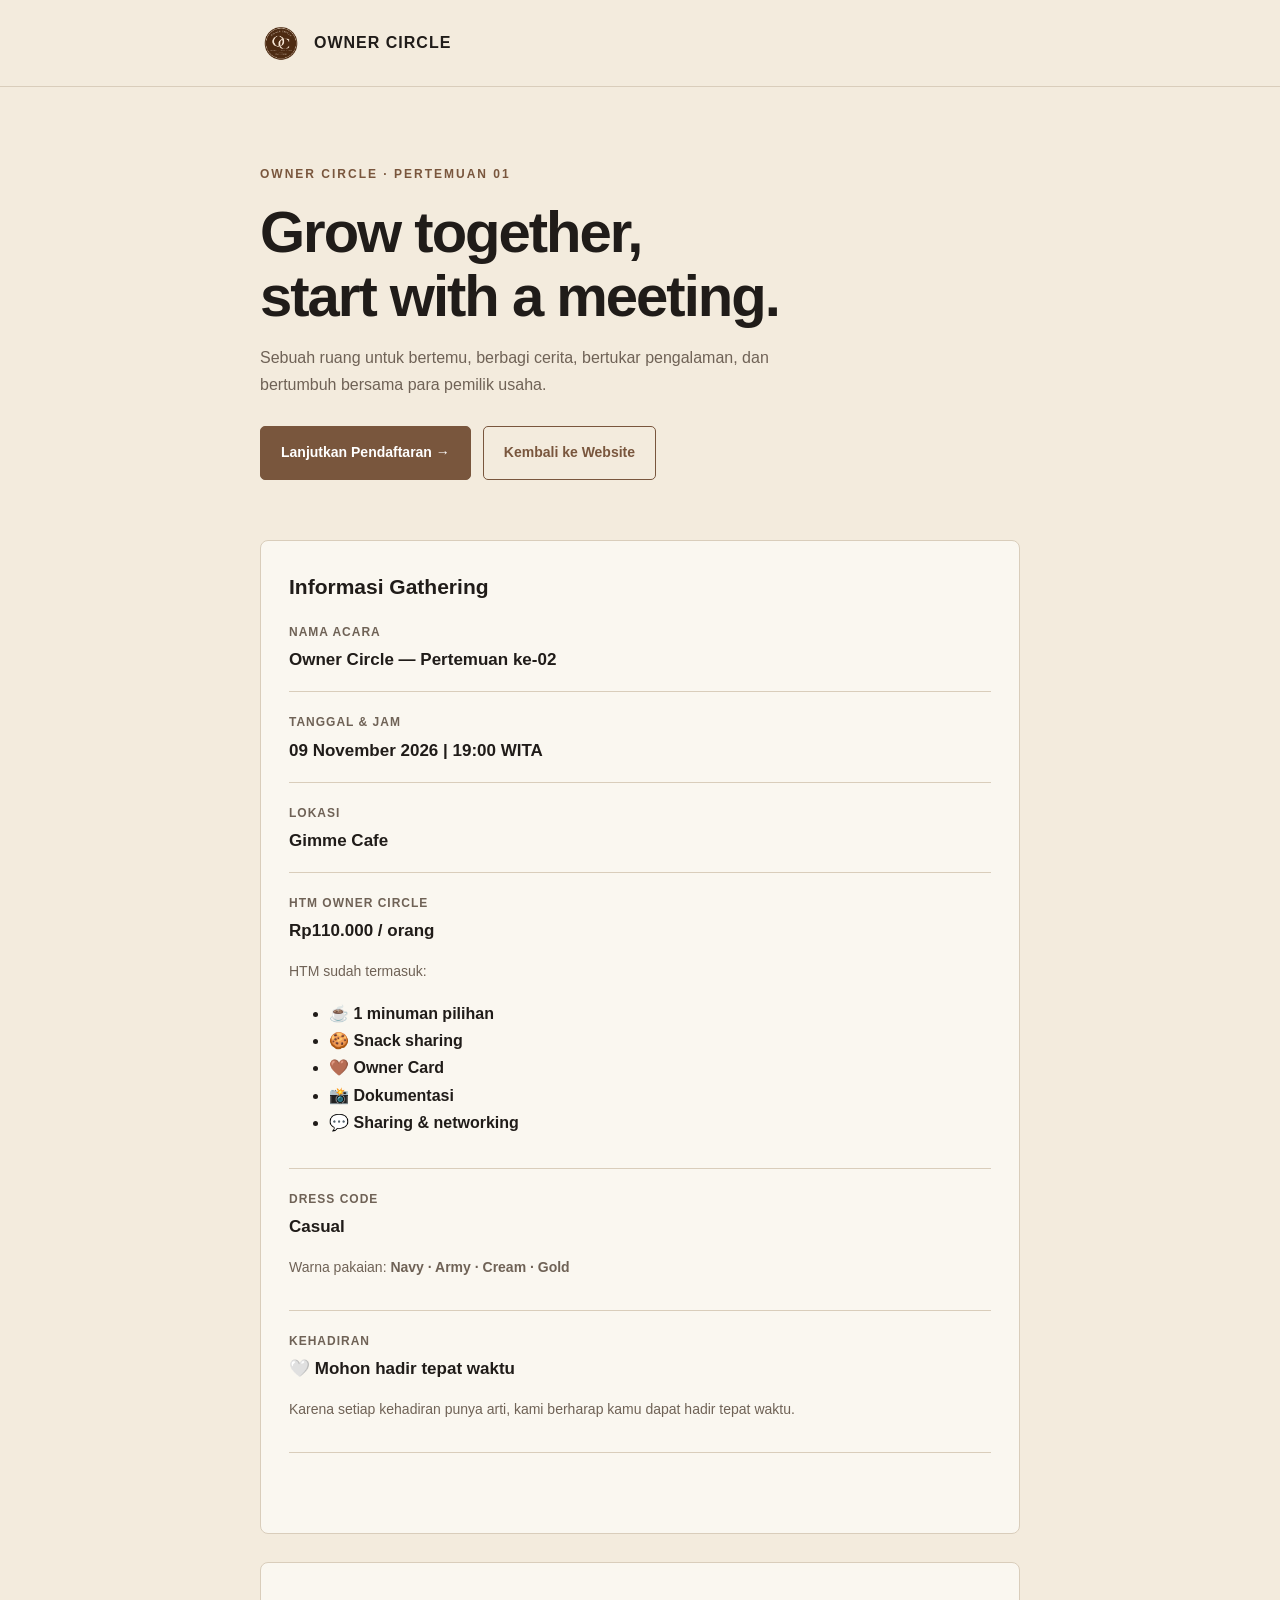
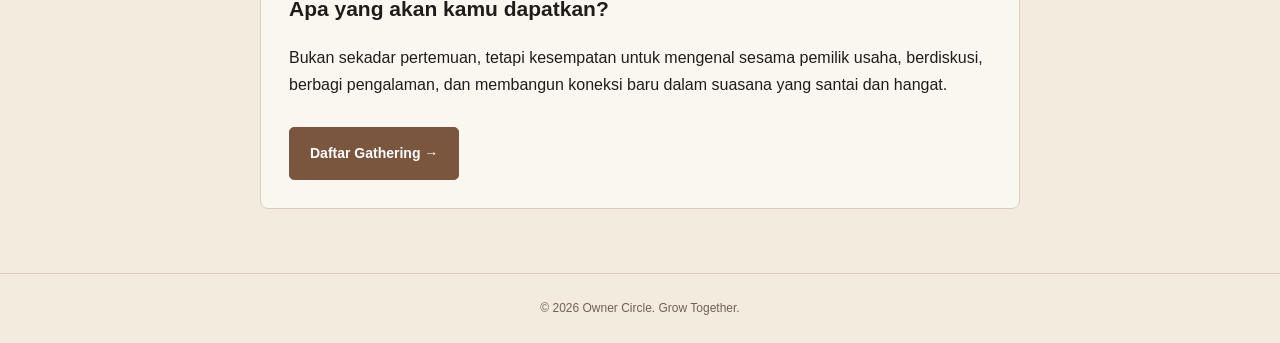
<file: gathering.html>
<!DOCTYPE html>
<html lang="id">
<head>
  <meta charset="UTF-8">
  <meta name="viewport" content="width=device-width, initial-scale=1.0">
  <title>Informasi Gathering — Owner Circle</title>

  <style>
    :root {
      --cream: #F3EBDD;
      --light: #FAF7F0;
      --brown: #79563D;
      --dark-brown: #543A2A;
      --black: #201C19;
      --muted: #6F6256;
      --border: #D9CDBB;
    }

    * {
      box-sizing: border-box;
    }

    body {
      margin: 0;
      background: var(--cream);
      color: var(--black);
      font-family: Arial, Helvetica, sans-serif;
      line-height: 1.7;
    }

    .container {
      width: min(100% - 36px, 760px);
      margin: 0 auto;
    }

    .navbar {
      padding: 22px 0;
      border-bottom: 1px solid var(--border);
    }

    .brand {
      display: flex;
      align-items: center;
      gap: 12px;
      color: var(--black);
      text-decoration: none;
      font-weight: 700;
      letter-spacing: 1px;
    }

    .brand img {
      width: 42px;
      height: 42px;
      object-fit: contain;
    }

    .hero {
      padding: 72px 0 32px;
    }

    .eyebrow {
      color: var(--brown);
      font-size: 12px;
      font-weight: 700;
      letter-spacing: 2px;
      text-transform: uppercase;
    }

    h1 {
      max-width: 650px;
      margin: 14px 0;
      font-size: clamp(36px, 7vw, 58px);
      line-height: 1.1;
      letter-spacing: -2px;
    }

    .description {
      max-width: 580px;
      color: var(--muted);
      font-size: 16px;
    }

    .card {
      margin: 28px 0;
      padding: 28px;
      background: var(--light);
      border: 1px solid var(--border);
      border-radius: 8px;
    }

    .card h2 {
      margin-top: 0;
      font-size: 21px;
    }

    .info-list {
      display: grid;
      gap: 20px;
    }

    .info-item {
      padding-bottom: 16px;
      border-bottom: 1px solid var(--border);
    }

    .info-item:last-child {
      padding-bottom: 0;
      border-bottom: none;
    }

    .info-label {
      display: block;
      margin-bottom: 4px;
      color: var(--muted);
      font-size: 12px;
      font-weight: 700;
      letter-spacing: 1px;
      text-transform: uppercase;
    }

    .info-value {
      font-size: 17px;
      font-weight: 700;
    }

    .note {
      color: var(--muted);
      font-size: 14px;
    }

    .actions {
      display: flex;
      flex-wrap: wrap;
      gap: 12px;
      margin-top: 28px;
    }

    .button {
      display: inline-block;
      padding: 14px 20px;
      border: 1px solid var(--brown);
      border-radius: 5px;
      font-size: 14px;
      font-weight: 700;
      text-align: center;
      text-decoration: none;
      transition: 0.2s;
    }

    .button-primary {
      background: var(--brown);
      color: #FFFFFF;
    }

    .button-primary:hover {
      background: var(--dark-brown);
    }

    .button-secondary {
      color: var(--brown);
    }

    .button-secondary:hover {
      background: var(--cream);
    }

    footer {
      margin-top: 64px;
      padding: 24px 0;
      border-top: 1px solid var(--border);
      color: var(--muted);
      font-size: 12px;
      text-align: center;
    }

    @media (max-width: 480px) {
      .hero {
        padding-top: 48px;
      }

      .card {
        padding: 20px;
      }

      .actions {
        flex-direction: column;
      }

      .button {
        width: 100%;
      }
    }
  </style>
</head>

<body>
  <header class="navbar">
    <div class="container">
      <a href="index.html" class="brand">
        <img src="images/LOGO OC.png" alt="Logo Owner Circle">
        <span>OWNER CIRCLE</span>
      </a>
    </div>
  </header>

  <main class="container">
    <section class="hero">
      <span class="eyebrow">Owner Circle · Pertemuan 01</span>

      <h1>Grow together,<br>start with a meeting.</h1>

      <p class="description">
        Sebuah ruang untuk bertemu, berbagi cerita, bertukar pengalaman,
        dan bertumbuh bersama para pemilik usaha.
      </p>

      <div class="actions">
        <a href="daftar-gathering.html" class="button button-primary">
          Lanjutkan Pendaftaran →
        </a>

        <a href="index.html" class="button button-secondary">
          Kembali ke Website
        </a>
      </div>
    </section>

    <section class="card">
      <h2>Informasi Gathering</h2>

      <div class="info-list">
        <div class="info-item">
          <span class="info-label">Nama Acara</span>
          <div class="info-value">Owner Circle — Pertemuan ke-02</div>
        </div>

        <div class="info-item">
          <span class="info-label">Tanggal & Jam</span>
          <div class="info-value">09 November 2026 | 19:00 WITA</div>
        </div>

        <div class="info-item">
          <span class="info-label">Lokasi</span>
          <div class="info-value">Gimme Cafe</div>
        </div>

        
<div class="info-item">
  <span class="info-label">HTM OWNER CIRCLE</span>
  <div class="info-value">Rp110.000 / orang</div>
  <p class="note">HTM sudah termasuk:</p>
  <ul>
    <li>☕ <strong>1 minuman pilihan</strong></li>
    <li>🍪 <strong>Snack sharing</strong></li>
    <li>🤎 <strong>Owner Card</strong></li>
    <li>📸 <strong>Dokumentasi</strong></li>
    <li>💬 <strong>Sharing &amp; networking</strong></li>
  </ul>
</div>

<div class="info-item">
  <span class="info-label">Dress Code</span>
  <div class="info-value">Casual</div>
  <p class="note">Warna pakaian: <strong>Navy · Army · Cream · Gold</strong></p>
</div>

<div class="info-item">
  <span class="info-label">Kehadiran</span>
  <div class="info-value">🤍 Mohon hadir tepat waktu</div>
  <p class="note">Karena setiap kehadiran punya arti, kami berharap kamu dapat hadir tepat waktu.</p>
</div>

      </p>
    </section>

    <section class="card">
      <h2>Apa yang akan kamu dapatkan?</h2>

      <p>
        Bukan sekadar pertemuan, tetapi kesempatan untuk mengenal sesama
        pemilik usaha, berdiskusi, berbagi pengalaman, dan membangun koneksi
        baru dalam suasana yang santai dan hangat.
      </p>

      <div class="actions">
        <a href="daftar-gathering.html" class="button button-primary">
          Daftar Gathering →
        </a>
      </div>
    </section>
  </main>

  <footer>
    © 2026 Owner Circle. Grow Together.
  </footer>
</body>
</html>
</file>
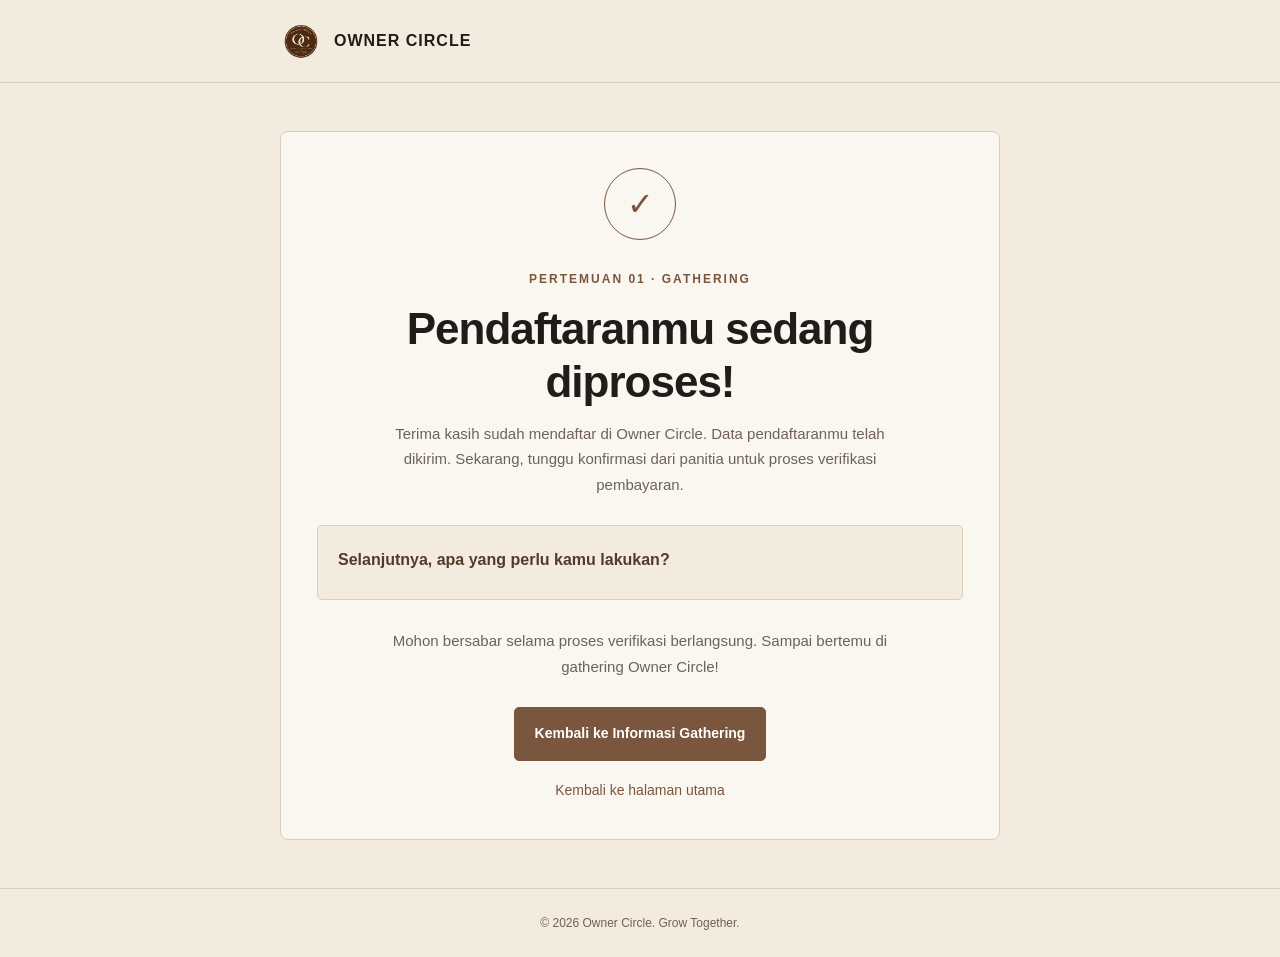
<file: konfirmasi-gathering.html>
<!DOCTYPE html>
<html lang="id">
<head>
  <meta charset="UTF-8">
  <meta name="viewport" content="width=device-width, initial-scale=1.0">
  <title>Pendaftaran Diproses — Owner Circle</title>

  <style>
    :root {
      --cream: #F3EBDD;
      --light: #FAF7F0;
      --brown: #79563D;
      --dark-brown: #543A2A;
      --black: #201C19;
      --muted: #6F6256;
      --border: #D9CDBB;
    }

    * {
      box-sizing: border-box;
    }

    body {
      margin: 0;
      min-height: 100vh;
      display: flex;
      flex-direction: column;
      background: var(--cream);
      color: var(--black);
      font-family: Arial, Helvetica, sans-serif;
      line-height: 1.7;
    }

    header {
      padding: 20px 0;
      border-bottom: 1px solid var(--border);
    }

    .container {
      width: min(100% - 36px, 720px);
      margin: 0 auto;
    }

    .brand {
      display: flex;
      align-items: center;
      gap: 12px;
      color: var(--black);
      font-weight: 700;
      letter-spacing: 1px;
      text-decoration: none;
    }

    .brand img {
      width: 42px;
      height: 42px;
      object-fit: contain;
    }

    main {
      flex: 1;
      display: flex;
      align-items: center;
      justify-content: center;
      padding: 48px 0;
    }

    .confirmation {
      width: 100%;
      padding: 36px;
      background: var(--light);
      border: 1px solid var(--border);
      border-radius: 8px;
      text-align: center;
    }

    .status-icon {
      width: 72px;
      height: 72px;
      margin: 0 auto 24px;
      display: flex;
      align-items: center;
      justify-content: center;
      border: 1px solid var(--brown);
      border-radius: 50%;
      color: var(--brown);
      font-size: 32px;
    }

    .eyebrow {
      color: var(--brown);
      font-size: 12px;
      font-weight: 700;
      letter-spacing: 2px;
      text-transform: uppercase;
    }

    h1 {
      margin: 12px 0;
      font-size: clamp(30px, 6vw, 44px);
      line-height: 1.2;
      letter-spacing: -1px;
    }

    .description {
      max-width: 500px;
      margin: 0 auto;
      color: var(--muted);
      font-size: 15px;
    }

    .status-box {
      margin: 28px 0;
      padding: 20px;
      background: var(--cream);
      border: 1px solid var(--border);
      border-radius: 5px;
      text-align: left;
    }

    .status-box strong {
      display: block;
      margin-bottom: 6px;
      color: var(--dark-brown);
    }

    .status-box p {
      margin: 0;
      color: var(--muted);
      font-size: 14px;
    }

    .button {
      display: inline-block;
      padding: 14px 20px;
      border: 1px solid var(--brown);
      border-radius: 5px;
      background: var(--brown);
      color: #FFFFFF;
      font-size: 14px;
      font-weight: 700;
      text-decoration: none;
    }

    .button:hover {
      background: var(--dark-brown);
    }

    .secondary-link {
      display: block;
      margin-top: 18px;
      color: var(--brown);
      font-size: 14px;
      text-decoration: none;
    }

    footer {
      padding: 24px 18px;
      border-top: 1px solid var(--border);
      color: var(--muted);
      font-size: 12px;
      text-align: center;
    }

    @media (max-width: 480px) {
      .confirmation {
        padding: 26px 20px;
      }

      .button {
        width: 100%;
      }
    }
  </style>
</head>

<body>
  <header>
    <div class="container">
      <a href="index.html" class="brand">
        <img src="images/LOGO OC.png" alt="Logo Owner Circle">
        <span>OWNER CIRCLE</span>
      </a>
    </div>
  </header>

  <main class="container">
    <section class="confirmation">
      <div class="status-icon" aria-hidden="true">✓</div>

      <span class="eyebrow">Pertemuan 01 · Gathering</span>

      <h1>Pendaftaranmu sedang diproses!</h1>

      <p class="description">
        Terima kasih sudah mendaftar di Owner Circle.
        Data pendaftaranmu telah dikirim. Sekarang, tunggu konfirmasi
        dari panitia untuk proses verifikasi pembayaran.
      </p>

      <div class="status-box">
        <strong>Selanjutnya, apa yang perlu kamu lakukan?</strong>
        <p>
          
        </p>
      </div>

      <p class="description">
        Mohon bersabar selama proses verifikasi berlangsung.
        Sampai bertemu di gathering Owner Circle!
      </p>

      <div style="margin-top: 28px;">
        <a href="gathering.html" class="button">
          Kembali ke Informasi Gathering
        </a>
      
</div>

      <a href="index.html" class="secondary-link">
        Kembali ke halaman utama
      </a>
    </section>
  </main>

  <footer>
    © 2026 Owner Circle. Grow Together.
  </footer>
</body>
</html>
</file>
<file: style.css>
:root {
  --dark: #171714;
  --cream: #f4f0e7;
  --white: #fffdf8;
  --orange: #5c3829;
  --muted: #77756e;
  --line: #ded9cf;
  --mark: #ffaa00;
}

* { box-sizing: border-box; }

html {
  scroll-behavior: smooth;
  scroll-padding-top: 90px;
}

body {
  margin: 0;
  background: var(--cream);
  color: var(--dark);
  font-family: Arial, Helvetica, sans-serif;
  line-height: 1.65;
}

button, input, select, textarea { font: inherit; }
button, a { -webkit-tap-highlight-color: transparent; }
a { color: inherit; text-decoration: none; }
img { display: block; max-width: 100%; }
button { cursor: pointer; }

.brand {
    display: flex;
    align-items: center;
    gap: 10px;
    text-decoration: none;
}

.brand-logo {
    width: 40px;
    height: 40px;
    object-fit: contain;
    flex-shrink: 0;
}

.navbar {
  min-height: 76px;
  padding: 16px 6%;
  display: flex;
  justify-content: space-between;
  align-items: center;
  gap: 24px;
  border-bottom: 1px solid var(--line);
  background: var(--cream);
}

.brand {
  font-size: 18px;
  font-weight: 900;
  letter-spacing: -1px;
  white-space: nowrap;
}

.brand span { color: var(--orange); }

.navbar nav {
  display: flex;
  align-items: center;
  gap: 26px;
  font-size: 13px;
}

.navbar nav a:hover, .text-link:hover { color: var(--orange); }

.button {
  border: 1px solid var(--dark);
  background: var(--dark);
  color: white;
  padding: 14px 22px;
  display: inline-flex;
  align-items: center;
  justify-content: center;
  gap: 10px;
  font-weight: 700;
  transition: .2s ease;
}

.button:hover {
  background: var(--orange);
  border-color: var(--orange);
  transform: translateY(-2px);
}

.button-small { padding: 10px 16px; font-size: 13px; }
.full-width { width: 100%; margin-top: 18px; }

.hero {
  display: grid;
  grid-template-columns: 1.1fr .9fr;
  min-height: 570px;
  padding: 72px 6%;
  gap: 48px;
  align-items: center;
}

.hero-content { max-width: 650px; }

.eyebrow {
  font-size: 11px;
  font-weight: 800;
  letter-spacing: 2px;
  color: var(--orange);
}

h1, h2, h3, p { margin-top: 0; }

h1, h2 {
  font-weight: 800;
  line-height: 1.08;
  letter-spacing: -2px;
}

h1 { font-size: clamp(44px, 6vw, 78px); margin-bottom: 24px; }
h2 { font-size: clamp(34px, 4.5vw, 56px); margin-bottom: 25px; }
h3 { line-height: 1.3; }

h1 span, h2 span { color: var(--orange); }

.hero-description {
  max-width: 460px;
  color: #5d5a53;
  font-size: 16px;
}

.hero-actions {
  display: flex;
  align-items: center;
  gap: 24px;
  flex-wrap: wrap;
  margin-top: 30px;
}

.text-link { font-size: 13px; font-weight: 700; }
.hero-note, .hint { font-size: 12px; color: var(--muted); }
.hero-note { margin-top: 35px; }

.hero-image {
  position: relative;
  min-height: 390px;
  height: 100%;
  max-height: 490px;
  overflow: hidden;
  background: #ded2bd;
}

.hero-image img {
  position: absolute;
  inset: 0;
  width: 100%;
  height: 100%;
  object-fit: cover;
}

.image-fallback {
  background:
    radial-gradient(ellipse at 75% 25%, #e4a777 0, transparent 28%),
    linear-gradient(135deg, #9c6b4e, #403a30 55%, #20231e);
}

.image-label {
  position: absolute;
  bottom: 20px;
  left: 20px;
  color: white;
  font-size: 11px;
  font-weight: 800;
  letter-spacing: 2px;
  text-shadow: 0 1px 8px #000;
}

.section { padding: 90px 8%; }

.about { background: var(--white); }

.about-grid {
  display: grid;
  grid-template-columns: 1fr 1fr;
  gap: 65px;
}

.large-copy { font-size: 22px; line-height: 1.6; }
.about-grid > div > p { color: #625f58; }

.about-grid .text-link {
  display: inline-block;
  margin-top: 10px;
}

.event-section { background: var(--dark); color: var(--cream); }

.event-grid {
  display: grid;
  grid-template-columns: repeat(3, 1fr);
  gap: 18px;
  margin-top: 42px;
}

.event-card {
  padding: 28px;
  border: 1px solid #45443d;
}

.event-card > span { color: var(--orange); font-size: 13px; }
.event-card h3 { font-size: 25px; margin: 26px 0 12px; }
.event-card p { color: #c1beb4; font-size: 14px; margin-bottom: 0; }

.gallery-section { background: var(--cream); }

.section-heading {
  display: flex;
  justify-content: space-between;
  align-items: end;
  gap: 28px;
}

.section-heading > p {
  max-width: 280px;
  color: var(--muted);
  font-size: 14px;
}



/* OWNER CIRCLE - HORIZONTAL PHOTO SLIDER */
.gallery,
.gallery-container,
.photo-gallery {
  display: flex;
  flex-wrap: nowrap;
  gap: 14px;
  overflow-x: auto;
  overflow-y: hidden;
  scroll-snap-type: x mandatory;
  -webkit-overflow-scrolling: touch;
  scrollbar-width: none;
  padding-bottom: 10px;
}

.gallery::-webkit-scrollbar,
.gallery-container::-webkit-scrollbar,
.photo-gallery::-webkit-scrollbar {
  display: none;
}

.gallery img,
.gallery-container img,
.photo-gallery img {
  flex: 0 0 auto;
  height: 240px;
  width: auto;
  max-width: none;
  object-fit: contain;
  scroll-snap-align: start;
  border-radius: 10px;
}

@media (max-width: 600px) {
  .gallery img,
  .gallery-container img,
  .photo-gallery img {
    height: 190px;
  }
}

/* Galeri slide horizontal */
.gallery-grid {
  display: flex;
  flex-wrap: nowrap;
  gap: 16px;
  overflow-x: auto;
  overflow-y: hidden;
  scroll-snap-type: x mandatory;
  padding-bottom: 12px;
}

.gallery-grid img {
  flex: 0 0 auto;
  height: 240px;
  width: auto;
  max-width: none;
  object-fit: contain;
  scroll-snap-align: start;
}



.social-section {
  padding: 80px 8%;
  background: #e7ded0;
  display: flex;
  justify-content: space-between;
  align-items: center;
  gap: 40px;
}

.social-links {
  display: flex;
  flex-direction: column;
  min-width: 230px;
}

.social-links a {
  padding: 13px 0;
  border-bottom: 1px solid #c6bcad;
  font-weight: 700;
}

.social-links a:hover { color: var(--orange); }



/* FORM PENDAFTARAN OWNER CIRCLE */
.register-section {
  padding: 64px 18px 80px;
  background: #F3EBDD;
  color: #201C19;
  text-align: left;
}

.register-section > .eyebrow,
.register-section > h2,
.register-section > p:not(.eyebrow) {
  width: min(100%, 720px);
  margin-right: auto;
  margin-left: auto;
}

.register-section > .eyebrow {
  color: #79563D;
  font-size: 12px;
  letter-spacing: 2px;
}

.register-section > h2 {
  margin-top: 12px;
  margin-bottom: 16px;
  font-size: clamp(32px, 6vw, 48px);
  line-height: 1.15;
  letter-spacing: -1px;
}

.register-section > p:not(.eyebrow) {
  margin-bottom: 28px;
  color: #6F6256;
  font-size: 14px;
}

.form-card {
  width: min(100%, 720px);
  margin: 0 auto;
  padding: 28px;
  background: #FAF7F0;
  border: 1px solid #D9CDBB;
  border-radius: 8px;
  text-align: left;
}

.form-card h3 {
  margin: 0 0 8px;
  font-size: 23px;
  letter-spacing: -0.4px;
}

.form-card > p {
  margin-bottom: 26px;
  color: #6F6256;
  font-size: 14px;
}

#registrationForm {
  display: flex;
  flex-direction: column;
  gap: 20px;
}

#registrationForm .form-group {
  display: flex;
  flex-direction: column;
  gap: 7px;
}

#registrationForm .form-group > label {
  margin: 0;
  font-size: 14px;
  font-weight: 700;
}

#registrationForm input:not([type="checkbox"]),
#registrationForm select,
#registrationForm textarea {
  display: block;
  width: 100%;
  min-height: 48px;
  padding: 13px 14px;
  border: 1px solid #D9CDBB;
  border-radius: 5px;
  background: #FFFFFF;
  color: #201C19;
  font: inherit;
  font-size: 14px;
}

#registrationForm input::placeholder,
#registrationForm textarea::placeholder {
  color: #9A8E81;
}

#registrationForm input:focus,
#registrationForm select:focus,
#registrationForm textarea:focus {
  outline: 2px solid #79563D;
  outline-offset: 2px;
}

#registrationForm textarea {
  min-height: 110px;
  resize: vertical;
}

#registrationForm .form-group:has(#consent) {
  flex-direction: row;
  align-items: flex-start;
  gap: 10px;
}

#registrationForm #consent {
  flex: 0 0 auto;
  width: 16px;
  height: 16px;
  margin-top: 4px;
  accent-color: #79563D;
}

#registrationForm .form-group:has(#consent) label {
  font-size: 13px;
  font-weight: 400;
  line-height: 1.7;
  color: #6F6256;
}

.form-actions {
  margin-top: 4px;
}

#registrationForm .submit-button {
  display: flex;
  align-items: center;
  justify-content: space-between;
  width: 100%;
  min-height: 52px;
  padding: 14px 20px;
  border: 1px solid #79563D;
  border-radius: 5px;
  background: #79563D;
  color: #FFFFFF;
  font-size: 14px;
  font-weight: 700;
  text-align: left;
  cursor: pointer;
  transition: background 0.2s ease;
}

#registrationForm .submit-button:hover {
  background: #543A2A;
  border-color: #543A2A;
}

#registrationForm .submit-button:disabled {
  opacity: 0.65;
  cursor: wait;
}

#registrationForm .submit-arrow {
  font-size: 20px;
}

#registrationForm .form-note {
  margin: 12px 0 0;
  color: #6F6256;
  font-size: 12px;
  line-height: 1.7;
}

#registrationForm .status {
  margin: 0 0 12px;
  color: #543A2A;
  font-size: 13px;
}

#registrationForm .status:empty {
  display: none;
}

#registrationForm [hidden] {
  display: none !important;
}

@media (max-width: 480px) {
  .register-section {
    padding: 48px 18px 60px;
  }

  .form-card {
    padding: 20px;
  }
}


.status {
  min-height: 24px;
  margin: 18px auto 0;
  max-width: 500px;
  font-size: 14px;
}

footer {
  padding: 28px 6%;
  display: flex;
  justify-content: center;
position: relative;
  align-items: center;
  gap: 20px;
  flex-wrap: wrap;
  background: var(--dark);
  color: var(--cream);
}

footer p, footer > a:last-child {
  margin: 0;
  font-size: 12px;
  color: #c8c4ba;
}

@media (max-width: 760px) {
  .navbar { padding: 14px 5%; gap: 12px; flex-wrap: wrap; }
  .navbar nav { order: 3; width: 100%; justify-content: space-between; gap: 10px; }
  .hero { grid-template-columns: 1fr; padding: 55px 6%; gap: 35px; }
  .hero-image { min-height: 300px; }
  .section { padding: 65px 6%; }
  .about-grid { grid-template-columns: 1fr; gap: 20px; }
  .event-grid { grid-template-columns: 1fr; }
  .section-heading, .social-section { flex-direction: column; align-items: flex-start; }
  .gallery-grid { grid-template-columns: 1fr 1fr; }
  .gallery-grid img { height: 190px; }
  .gallery-grid img:last-child { grid-column: 1 / -1; height: 240px; }
  .social-links { width: 100%; }
  .form-card { padding: 23px; }
}

@media (prefers-reduced-motion: reduce) {
  html { scroll-behavior: auto; }
  *, *::before, *::after { transition-duration: 0.01ms !important; }
}

.success-page {
  min-height: 100vh;
  display: flex;
  justify-content: center;
  align-items: center;
  padding: 24px;
  text-align: center;
}

.success-content {
  max-width: 520px;
}

.success-content h1 {
  font-size: clamp(2rem, 5vw, 3.5rem);
  margin-bottom: 16px;
}

.success-content p {
  line-height: 1.8;
  margin-bottom: 28px;
}

.success-content button {
  cursor: pointer;
}
</file>
